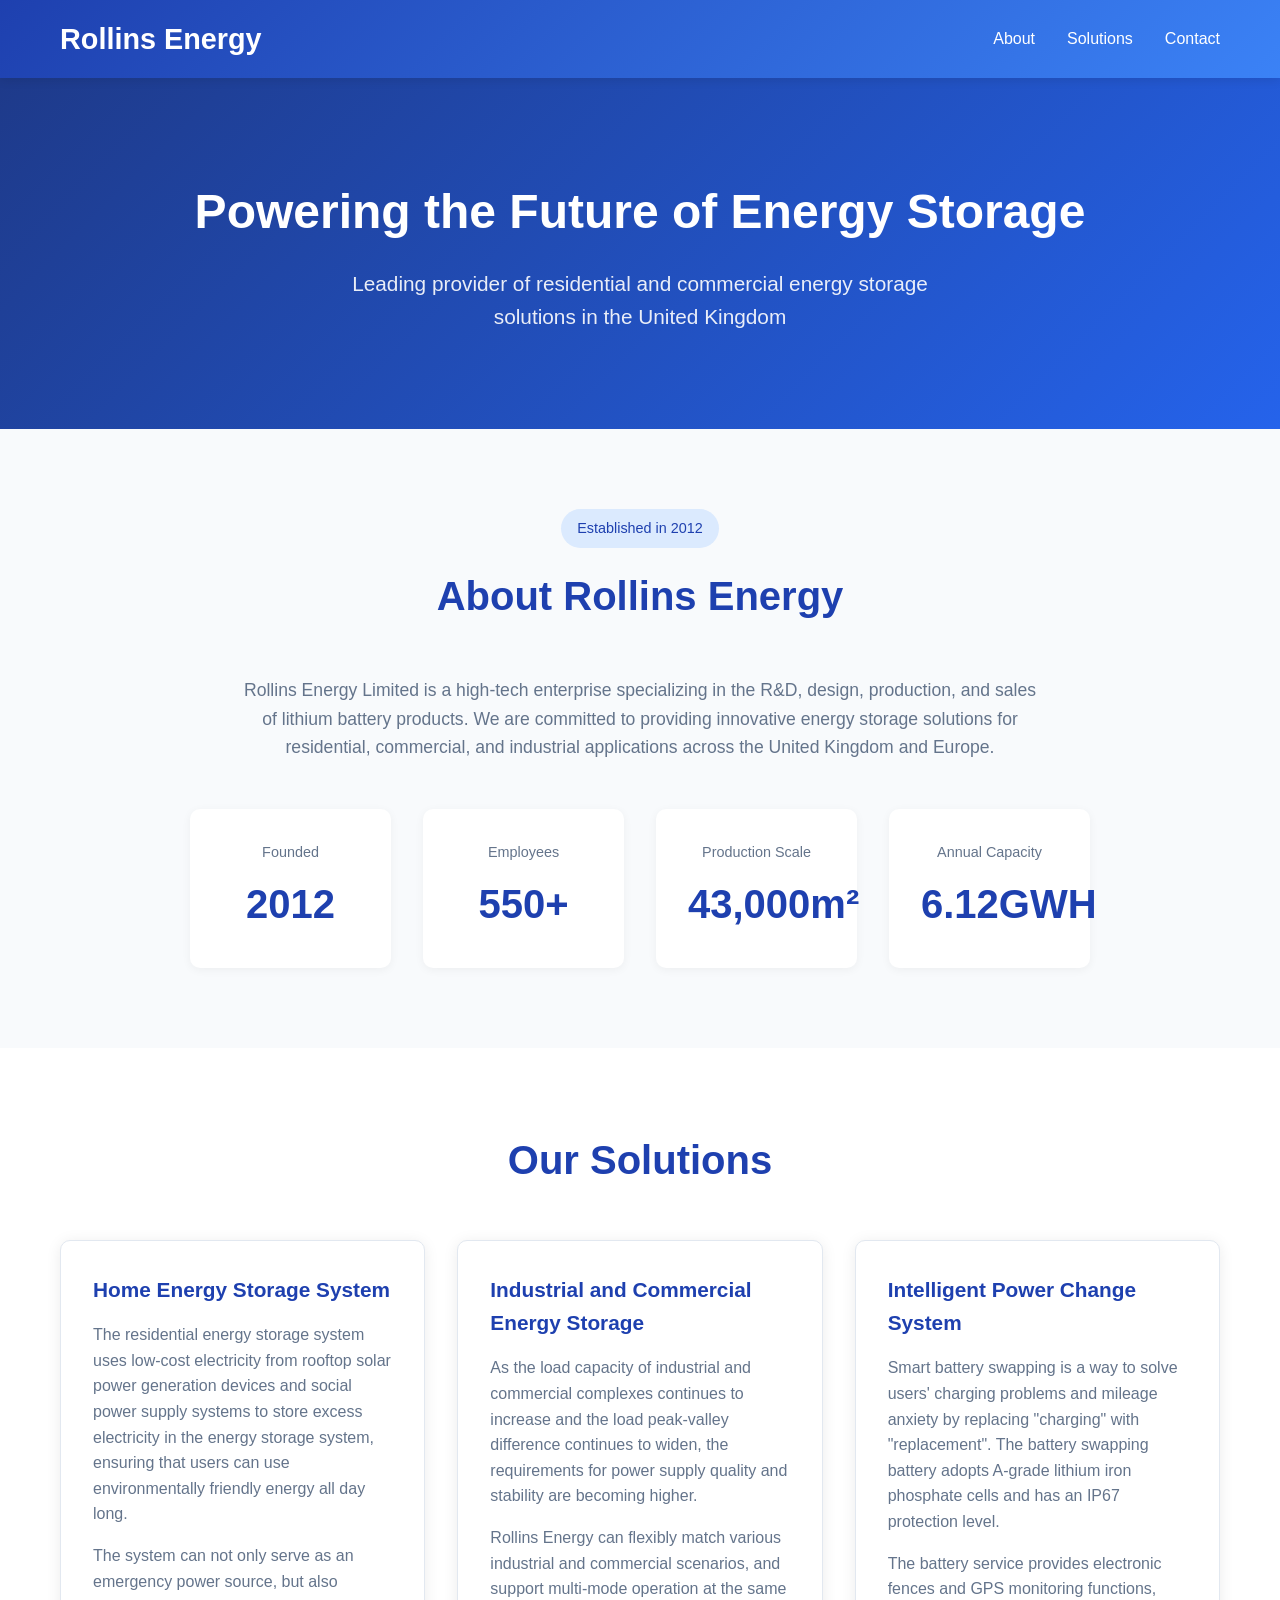
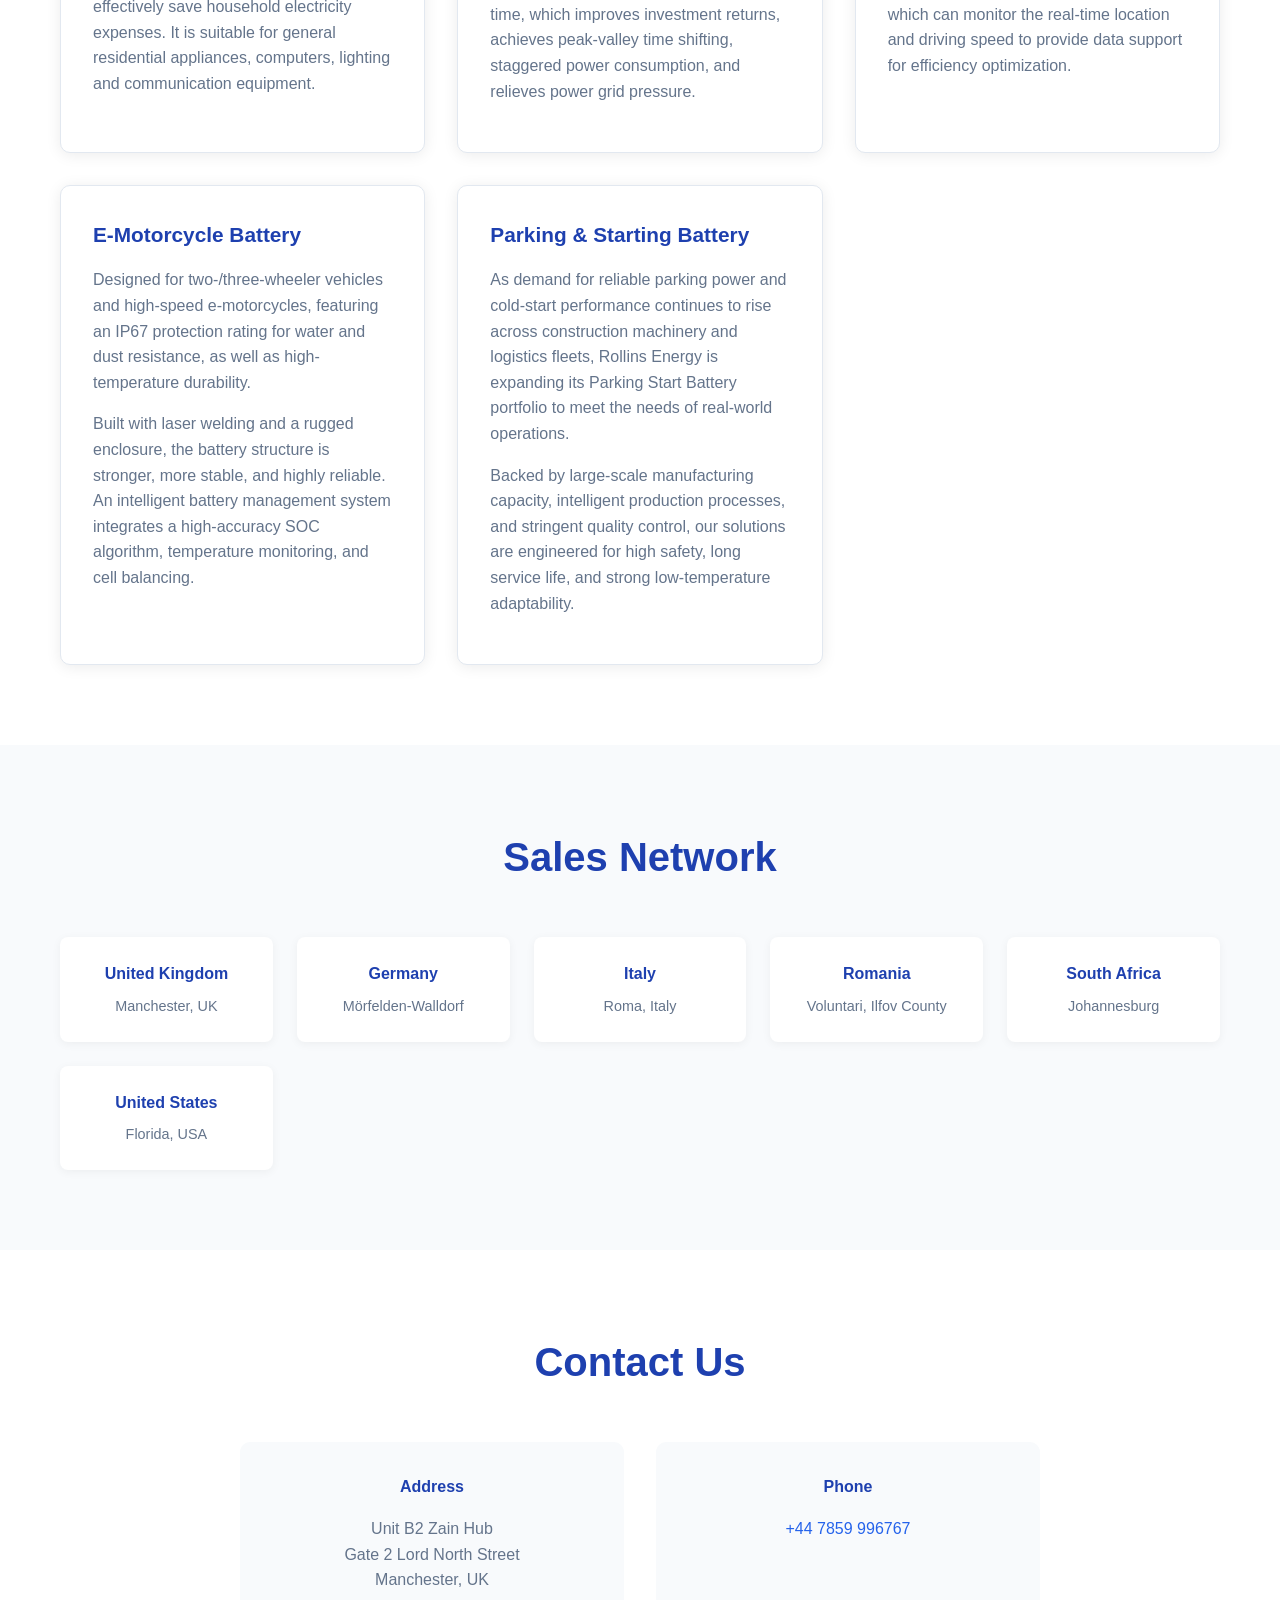
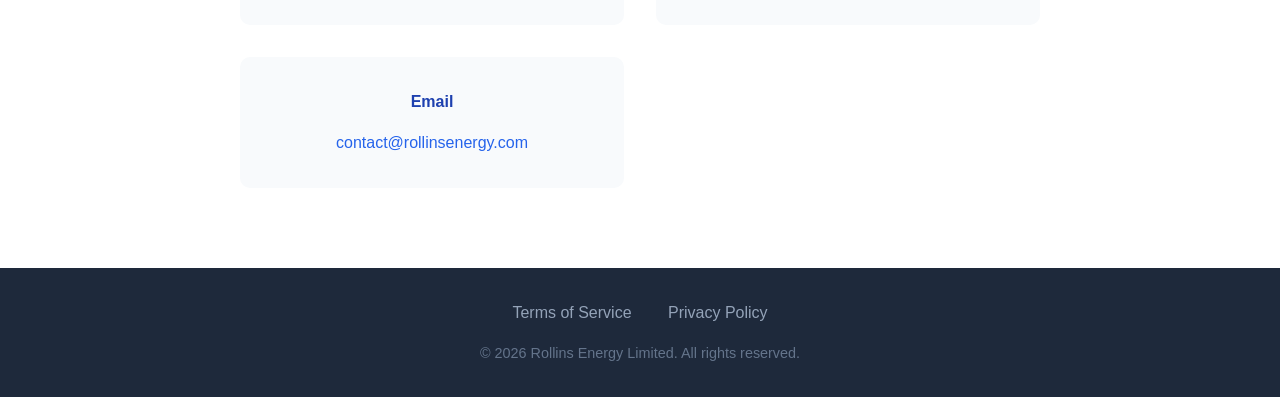
<file: index.html>
<!DOCTYPE html>
<html lang="en">
<head>
    <meta charset="UTF-8">
    <meta name="viewport" content="width=device-width, initial-scale=1.0">
    <title>Residential Energy Storage System | Solar Energy System | Home Energy Storage System - Rollins Energy Limited</title>
    <meta name="description" content="Rollins Energy Limited - Leading provider of residential and commercial energy storage solutions in the UK">
    <link rel="stylesheet" href="assets/css/style.css">
</head>
<body>
    <!-- Header -->
    <header class="header">
        <div class="container">
            <div class="logo">
                <h1>Rollins Energy</h1>
            </div>
            <nav class="nav">
                <ul>
                    <li><a href="#about">About</a></li>
                    <li><a href="#solutions">Solutions</a></li>
                    <li><a href="#contact">Contact</a></li>
                </ul>
            </nav>
        </div>
    </header>

    <!-- Hero Section -->
    <section class="hero">
        <div class="container">
            <h2>Powering the Future of Energy Storage</h2>
            <p>Leading provider of residential and commercial energy storage solutions in the United Kingdom</p>
        </div>
    </section>

    <!-- About Section -->
    <section id="about" class="about">
        <div class="container">
            <div class="section-header">
                <span class="subtitle">Established in 2012</span>
                <h2>About Rollins Energy</h2>
            </div>
            <p class="about-text">
                Rollins Energy Limited is a high-tech enterprise specializing in the R&D, design, production, and sales of lithium battery products. We are committed to providing innovative energy storage solutions for residential, commercial, and industrial applications across the United Kingdom and Europe.
            </p>
            <div class="stats-grid">
                <div class="stat-item">
                    <span class="stat-label">Founded</span>
                    <span class="stat-value">2012</span>
                </div>
                <div class="stat-item">
                    <span class="stat-label">Employees</span>
                    <span class="stat-value">550+</span>
                </div>
                <div class="stat-item">
                    <span class="stat-label">Production Scale</span>
                    <span class="stat-value">43,000m²</span>
                </div>
                <div class="stat-item">
                    <span class="stat-label">Annual Capacity</span>
                    <span class="stat-value">6.12GWH</span>
                </div>
            </div>
        </div>
    </section>

    <!-- Solutions Section -->
    <section id="solutions" class="solutions">
        <div class="container">
            <div class="section-header">
                <h2>Our Solutions</h2>
            </div>
            <div class="solutions-grid">
                <!-- Solution 1 -->
                <div class="solution-card">
                    <h3>Home Energy Storage System</h3>
                    <p>The residential energy storage system uses low-cost electricity from rooftop solar power generation devices and social power supply systems to store excess electricity in the energy storage system, ensuring that users can use environmentally friendly energy all day long.</p>
                    <p>The system can not only serve as an emergency power source, but also effectively save household electricity expenses. It is suitable for general residential appliances, computers, lighting and communication equipment.</p>
                </div>

                <!-- Solution 2 -->
                <div class="solution-card">
                    <h3>Industrial and Commercial Energy Storage</h3>
                    <p>As the load capacity of industrial and commercial complexes continues to increase and the load peak-valley difference continues to widen, the requirements for power supply quality and stability are becoming higher.</p>
                    <p>Rollins Energy can flexibly match various industrial and commercial scenarios, and support multi-mode operation at the same time, which improves investment returns, achieves peak-valley time shifting, staggered power consumption, and relieves power grid pressure.</p>
                </div>

                <!-- Solution 3 -->
                <div class="solution-card">
                    <h3>Intelligent Power Change System</h3>
                    <p>Smart battery swapping is a way to solve users' charging problems and mileage anxiety by replacing "charging" with "replacement". The battery swapping battery adopts A-grade lithium iron phosphate cells and has an IP67 protection level.</p>
                    <p>The battery service provides electronic fences and GPS monitoring functions, which can monitor the real-time location and driving speed to provide data support for efficiency optimization.</p>
                </div>

                <!-- Solution 4 -->
                <div class="solution-card">
                    <h3>E-Motorcycle Battery</h3>
                    <p>Designed for two-/three-wheeler vehicles and high-speed e-motorcycles, featuring an IP67 protection rating for water and dust resistance, as well as high-temperature durability.</p>
                    <p>Built with laser welding and a rugged enclosure, the battery structure is stronger, more stable, and highly reliable. An intelligent battery management system integrates a high-accuracy SOC algorithm, temperature monitoring, and cell balancing.</p>
                </div>

                <!-- Solution 5 -->
                <div class="solution-card">
                    <h3>Parking & Starting Battery</h3>
                    <p>As demand for reliable parking power and cold-start performance continues to rise across construction machinery and logistics fleets, Rollins Energy is expanding its Parking Start Battery portfolio to meet the needs of real-world operations.</p>
                    <p>Backed by large-scale manufacturing capacity, intelligent production processes, and stringent quality control, our solutions are engineered for high safety, long service life, and strong low-temperature adaptability.</p>
                </div>
            </div>
        </div>
    </section>

    <!-- Sales Network Section -->
    <section class="network">
        <div class="container">
            <div class="section-header">
                <h2>Sales Network</h2>
            </div>
            <div class="network-grid">
                <div class="network-item">
                    <h4>United Kingdom</h4>
                    <p>Manchester, UK</p>
                </div>
                <div class="network-item">
                    <h4>Germany</h4>
                    <p>Mörfelden-Walldorf</p>
                </div>
                <div class="network-item">
                    <h4>Italy</h4>
                    <p>Roma, Italy</p>
                </div>
                <div class="network-item">
                    <h4>Romania</h4>
                    <p>Voluntari, Ilfov County</p>
                </div>
                <div class="network-item">
                    <h4>South Africa</h4>
                    <p>Johannesburg</p>
                </div>
                <div class="network-item">
                    <h4>United States</h4>
                    <p>Florida, USA</p>
                </div>
            </div>
        </div>
    </section>

    <!-- Contact Section -->
    <section id="contact" class="contact">
        <div class="container">
            <div class="section-header">
                <h2>Contact Us</h2>
            </div>
            <div class="contact-info">
                <div class="contact-item">
                    <h4>Address</h4>
                    <p>Unit B2 Zain Hub<br>Gate 2 Lord North Street<br>Manchester, UK</p>
                </div>
                <div class="contact-item">
                    <h4>Phone</h4>
                    <p><a href="tel:+447859996767">+44 7859 996767</a></p>
                </div>
                <div class="contact-item">
                    <h4>Email</h4>
                    <p><a href="mailto:contact@rollinsenergy.com">contact@rollinsenergy.com</a></p>
                </div>
            </div>
        </div>
    </section>

    <!-- Footer -->
    <footer class="footer">
        <div class="container">
            <div class="footer-links">
                <a href="terms">Terms of Service</a>
                <a href="privacy">Privacy Policy</a>
            </div>
            <p class="copyright">&copy; 2026 Rollins Energy Limited. All rights reserved.</p>
        </div>
    </footer>

    <script src="assets/js/main.js"></script>
</body>
</html>
</file>
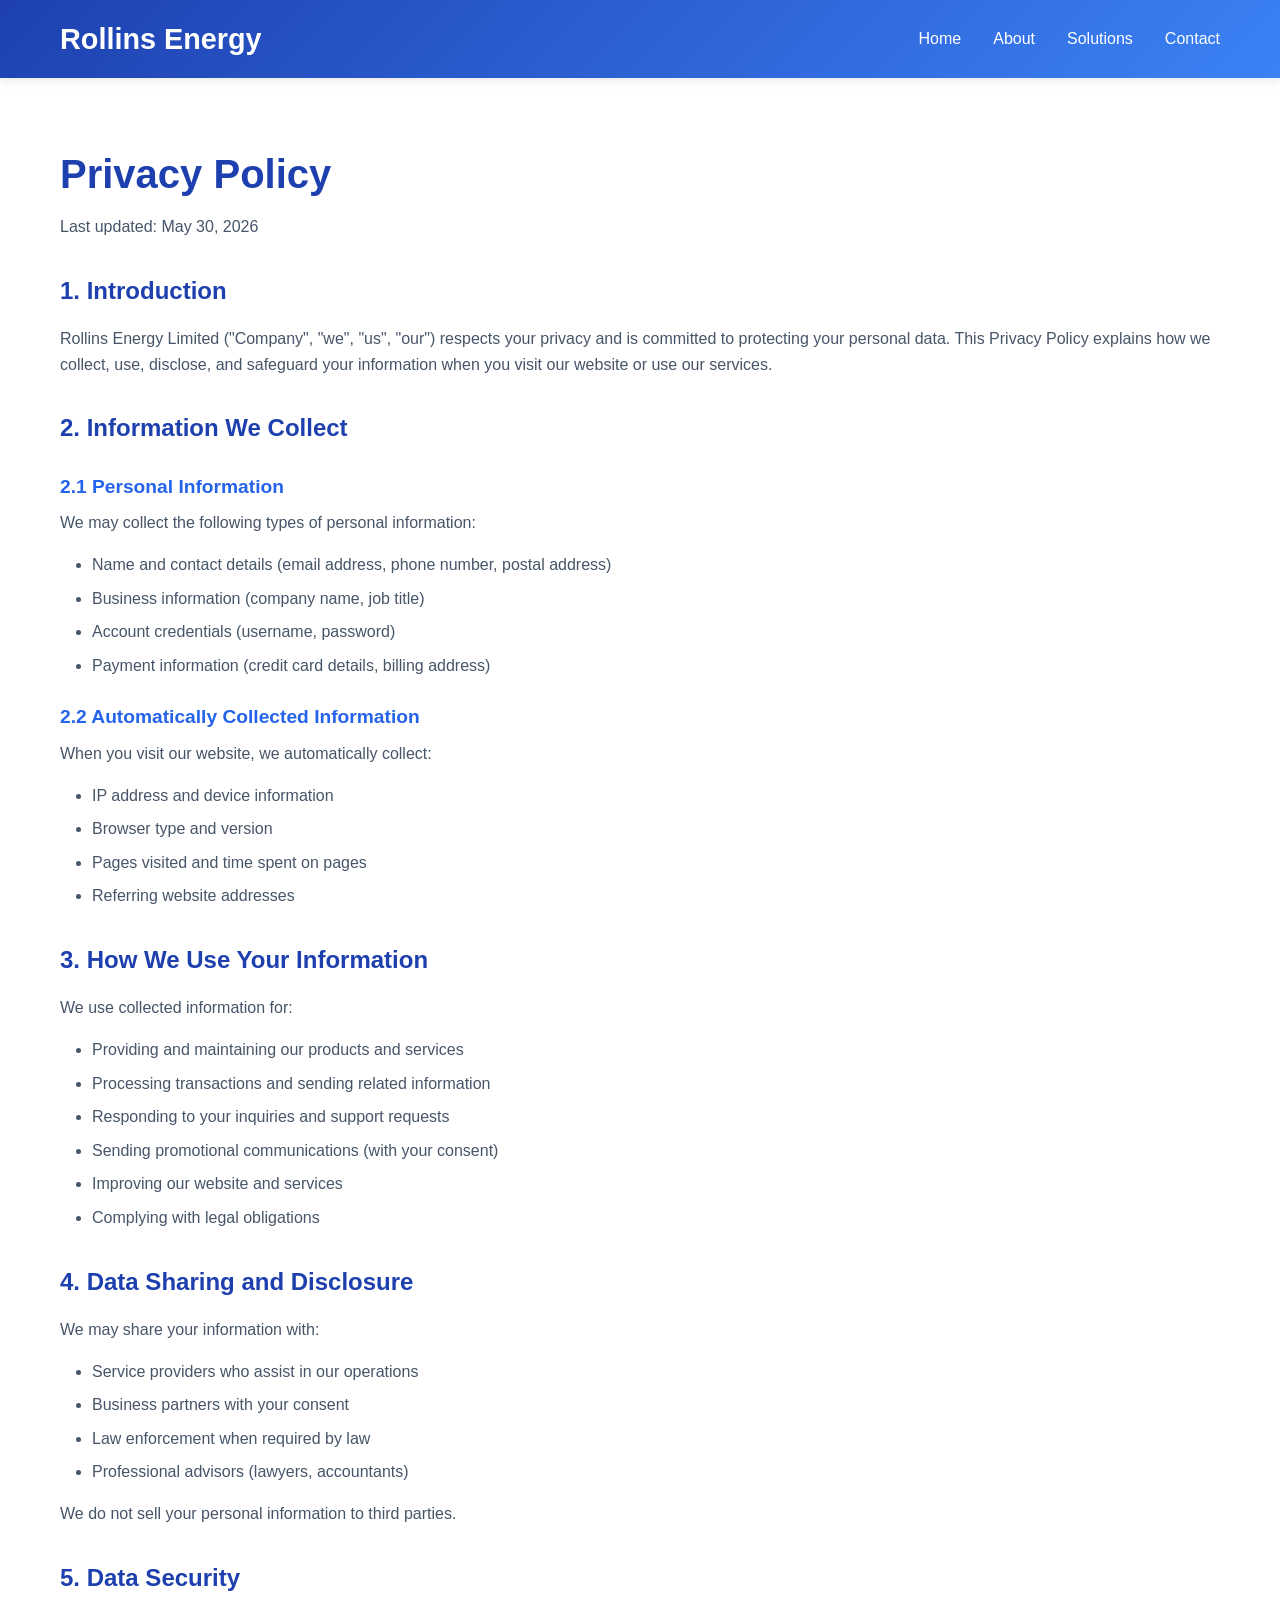
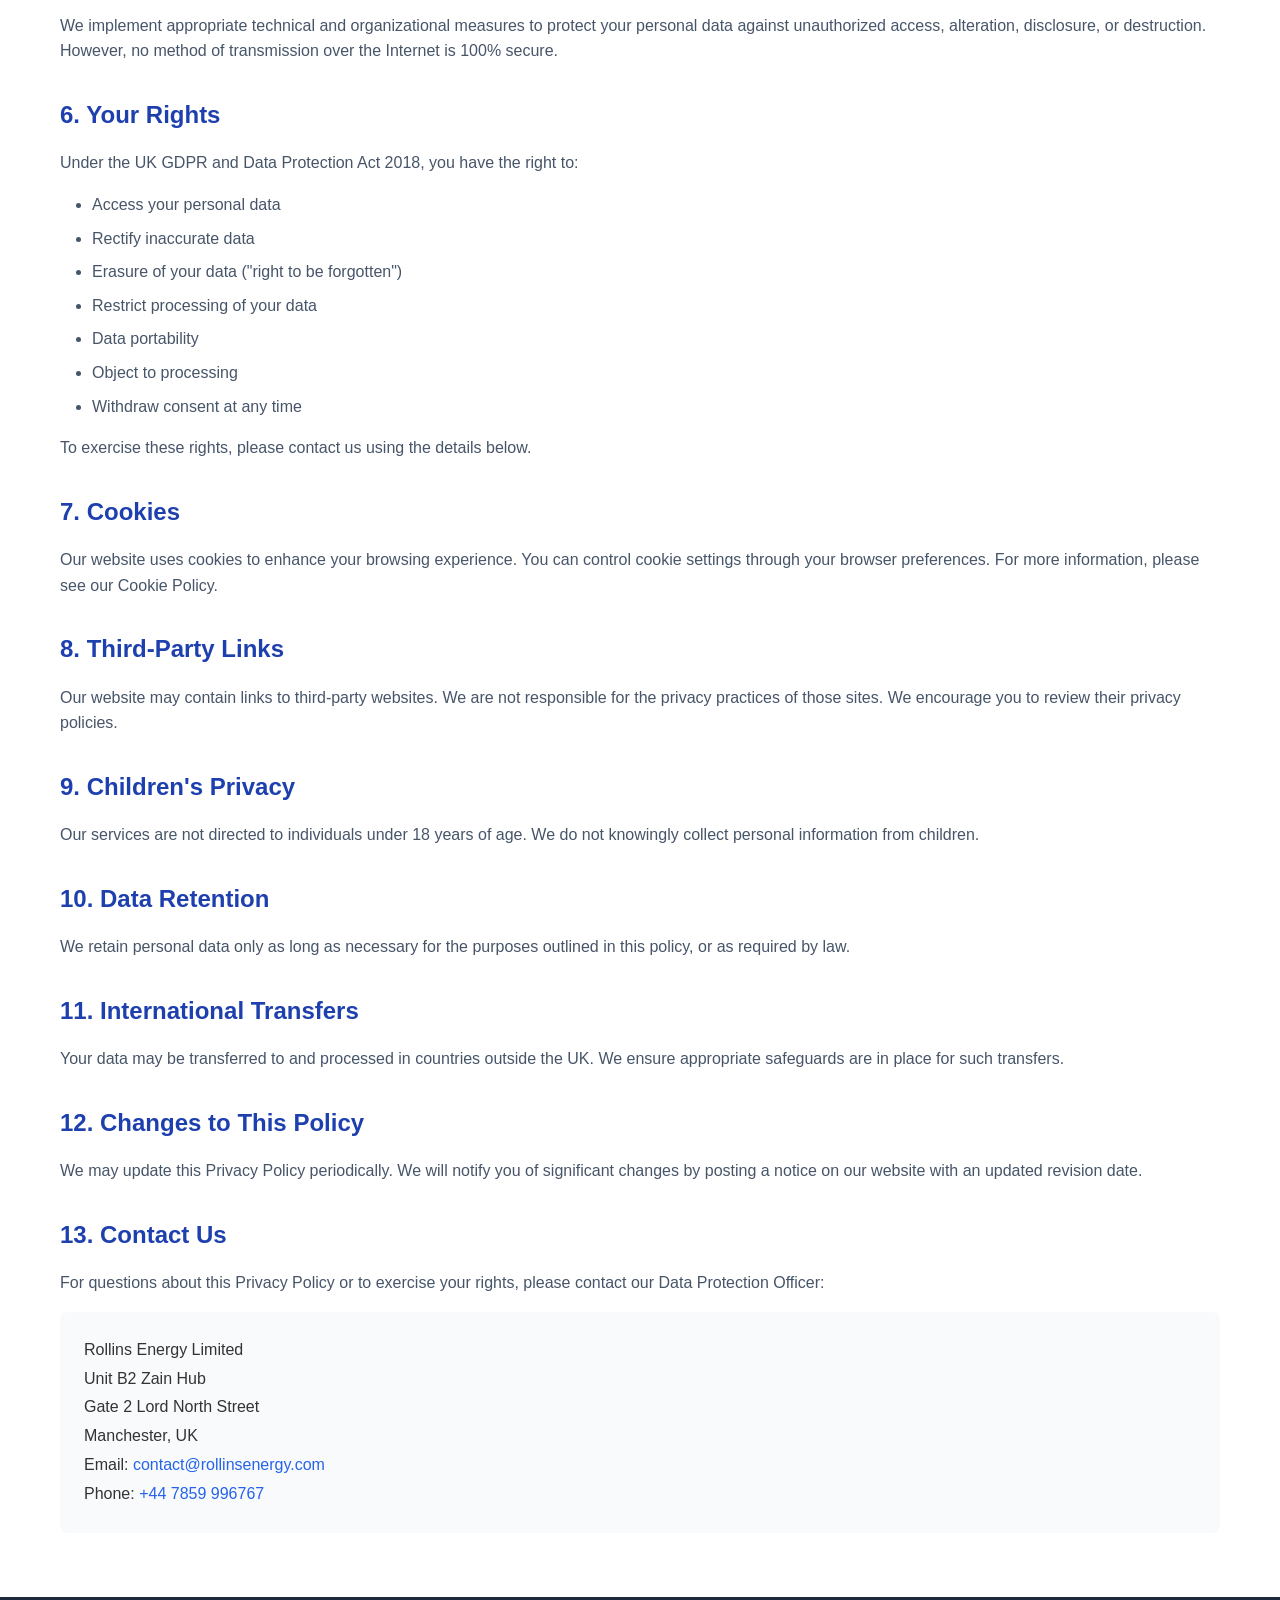
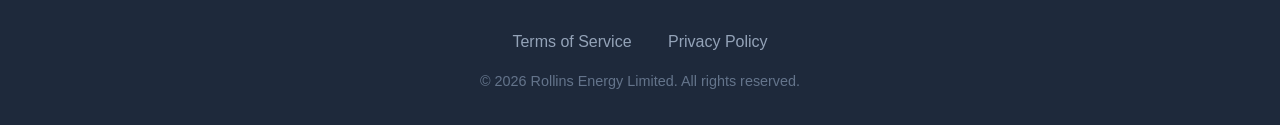
<file: privacy.html>
<!DOCTYPE html>
<html lang="en">
<head>
    <meta charset="UTF-8">
    <meta name="viewport" content="width=device-width, initial-scale=1.0">
    <title>Privacy Policy - Rollins Energy Limited</title>
    <meta name="description" content="Privacy Policy for Rollins Energy Limited">
    <link rel="stylesheet" href="assets/css/style.css">
</head>
<body>
    <!-- Header -->
    <header class="header">
        <div class="container">
            <div class="logo">
                <h1>Rollins Energy</h1>
            </div>
            <nav class="nav">
                <ul>
                    <li><a href="index">Home</a></li>
                    <li><a href="index#about">About</a></li>
                    <li><a href="index#solutions">Solutions</a></li>
                    <li><a href="index#contact">Contact</a></li>
                </ul>
            </nav>
        </div>
    </header>

    <!-- Privacy Content -->
    <section class="legal-content">
        <div class="container">
            <h1>Privacy Policy</h1>
            <p class="last-updated">Last updated: May 30, 2026</p>

            <h2>1. Introduction</h2>
            <p>Rollins Energy Limited ("Company", "we", "us", "our") respects your privacy and is committed to protecting your personal data. This Privacy Policy explains how we collect, use, disclose, and safeguard your information when you visit our website or use our services.</p>

            <h2>2. Information We Collect</h2>
            
            <h3>2.1 Personal Information</h3>
            <p>We may collect the following types of personal information:</p>
            <ul>
                <li>Name and contact details (email address, phone number, postal address)</li>
                <li>Business information (company name, job title)</li>
                <li>Account credentials (username, password)</li>
                <li>Payment information (credit card details, billing address)</li>
            </ul>

            <h3>2.2 Automatically Collected Information</h3>
            <p>When you visit our website, we automatically collect:</p>
            <ul>
                <li>IP address and device information</li>
                <li>Browser type and version</li>
                <li>Pages visited and time spent on pages</li>
                <li>Referring website addresses</li>
            </ul>

            <h2>3. How We Use Your Information</h2>
            <p>We use collected information for:</p>
            <ul>
                <li>Providing and maintaining our products and services</li>
                <li>Processing transactions and sending related information</li>
                <li>Responding to your inquiries and support requests</li>
                <li>Sending promotional communications (with your consent)</li>
                <li>Improving our website and services</li>
                <li>Complying with legal obligations</li>
            </ul>

            <h2>4. Data Sharing and Disclosure</h2>
            <p>We may share your information with:</p>
            <ul>
                <li>Service providers who assist in our operations</li>
                <li>Business partners with your consent</li>
                <li>Law enforcement when required by law</li>
                <li>Professional advisors (lawyers, accountants)</li>
            </ul>
            <p>We do not sell your personal information to third parties.</p>

            <h2>5. Data Security</h2>
            <p>We implement appropriate technical and organizational measures to protect your personal data against unauthorized access, alteration, disclosure, or destruction. However, no method of transmission over the Internet is 100% secure.</p>

            <h2>6. Your Rights</h2>
            <p>Under the UK GDPR and Data Protection Act 2018, you have the right to:</p>
            <ul>
                <li>Access your personal data</li>
                <li>Rectify inaccurate data</li>
                <li>Erasure of your data ("right to be forgotten")</li>
                <li>Restrict processing of your data</li>
                <li>Data portability</li>
                <li>Object to processing</li>
                <li>Withdraw consent at any time</li>
            </ul>
            <p>To exercise these rights, please contact us using the details below.</p>

            <h2>7. Cookies</h2>
            <p>Our website uses cookies to enhance your browsing experience. You can control cookie settings through your browser preferences. For more information, please see our Cookie Policy.</p>

            <h2>8. Third-Party Links</h2>
            <p>Our website may contain links to third-party websites. We are not responsible for the privacy practices of those sites. We encourage you to review their privacy policies.</p>

            <h2>9. Children's Privacy</h2>
            <p>Our services are not directed to individuals under 18 years of age. We do not knowingly collect personal information from children.</p>

            <h2>10. Data Retention</h2>
            <p>We retain personal data only as long as necessary for the purposes outlined in this policy, or as required by law.</p>

            <h2>11. International Transfers</h2>
            <p>Your data may be transferred to and processed in countries outside the UK. We ensure appropriate safeguards are in place for such transfers.</p>

            <h2>12. Changes to This Policy</h2>
            <p>We may update this Privacy Policy periodically. We will notify you of significant changes by posting a notice on our website with an updated revision date.</p>

            <h2>13. Contact Us</h2>
            <p>For questions about this Privacy Policy or to exercise your rights, please contact our Data Protection Officer:</p>
            <address>
                Rollins Energy Limited<br>
                Unit B2 Zain Hub<br>
                Gate 2 Lord North Street<br>
                Manchester, UK<br>
                Email: <a href="mailto:contact@rollinsenergy.com">contact@rollinsenergy.com</a><br>
                Phone: <a href="tel:+447859996767">+44 7859 996767</a>
            </address>
        </div>
    </section>

    <!-- Footer -->
    <footer class="footer">
        <div class="container">
            <div class="footer-links">
                <a href="terms">Terms of Service</a>
                <a href="privacy">Privacy Policy</a>
            </div>
            <p class="copyright">&copy; 2026 Rollins Energy Limited. All rights reserved.</p>
        </div>
    </footer>
</body>
</html>
</file>
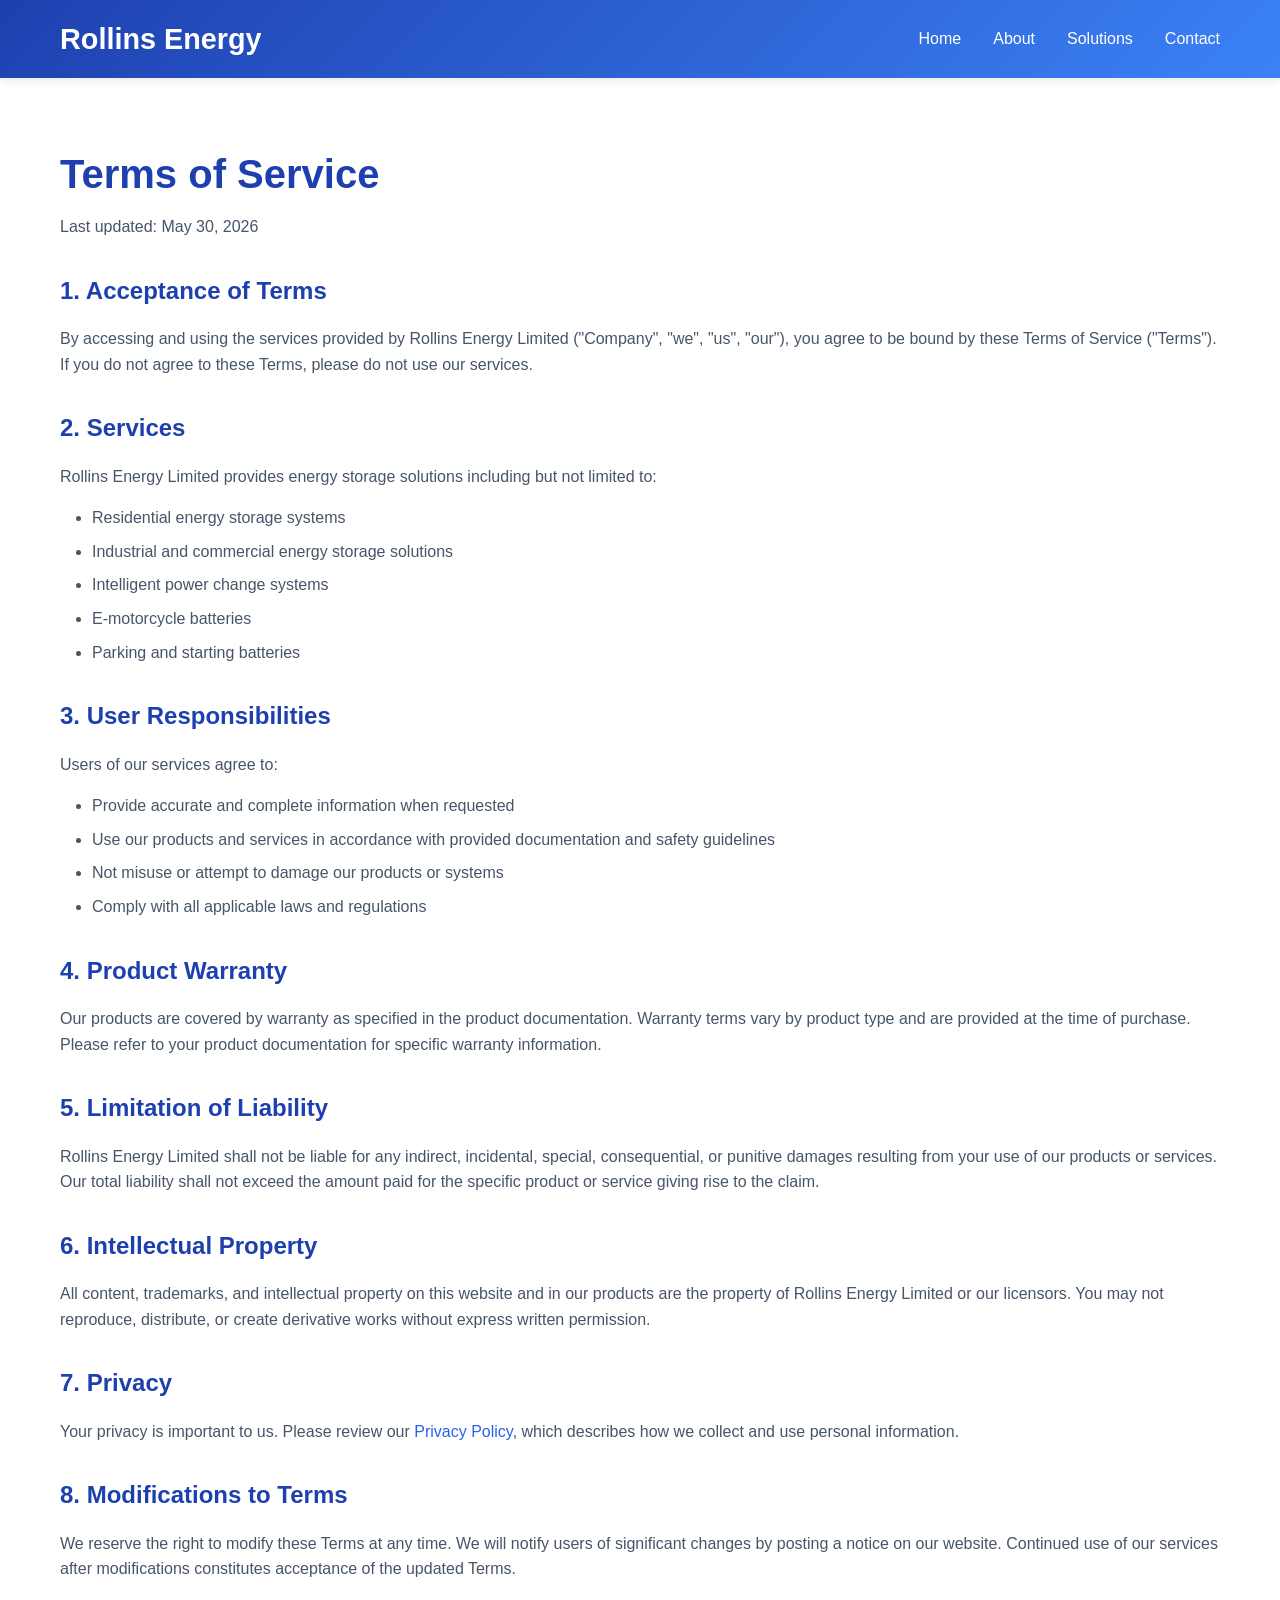
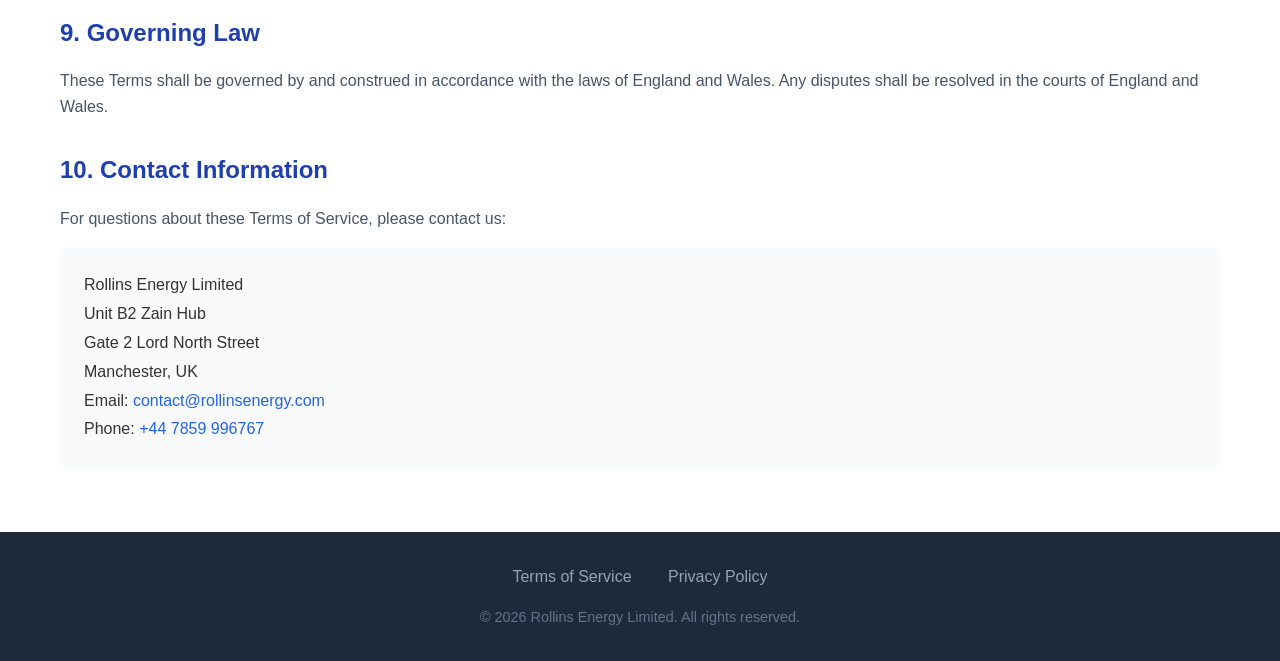
<file: terms.html>
<!DOCTYPE html>
<html lang="en">
<head>
    <meta charset="UTF-8">
    <meta name="viewport" content="width=device-width, initial-scale=1.0">
    <title>Terms of Service - Rollins Energy Limited</title>
    <meta name="description" content="Terms of Service for Rollins Energy Limited">
    <link rel="stylesheet" href="assets/css/style.css">
</head>
<body>
    <!-- Header -->
    <header class="header">
        <div class="container">
            <div class="logo">
                <h1>Rollins Energy</h1>
            </div>
            <nav class="nav">
                <ul>
                    <li><a href="index">Home</a></li>
                    <li><a href="index#about">About</a></li>
                    <li><a href="index#solutions">Solutions</a></li>
                    <li><a href="index#contact">Contact</a></li>
                </ul>
            </nav>
        </div>
    </header>

    <!-- Terms Content -->
    <section class="legal-content">
        <div class="container">
            <h1>Terms of Service</h1>
            <p class="last-updated">Last updated: May 30, 2026</p>

            <h2>1. Acceptance of Terms</h2>
            <p>By accessing and using the services provided by Rollins Energy Limited ("Company", "we", "us", "our"), you agree to be bound by these Terms of Service ("Terms"). If you do not agree to these Terms, please do not use our services.</p>

            <h2>2. Services</h2>
            <p>Rollins Energy Limited provides energy storage solutions including but not limited to:</p>
            <ul>
                <li>Residential energy storage systems</li>
                <li>Industrial and commercial energy storage solutions</li>
                <li>Intelligent power change systems</li>
                <li>E-motorcycle batteries</li>
                <li>Parking and starting batteries</li>
            </ul>

            <h2>3. User Responsibilities</h2>
            <p>Users of our services agree to:</p>
            <ul>
                <li>Provide accurate and complete information when requested</li>
                <li>Use our products and services in accordance with provided documentation and safety guidelines</li>
                <li>Not misuse or attempt to damage our products or systems</li>
                <li>Comply with all applicable laws and regulations</li>
            </ul>

            <h2>4. Product Warranty</h2>
            <p>Our products are covered by warranty as specified in the product documentation. Warranty terms vary by product type and are provided at the time of purchase. Please refer to your product documentation for specific warranty information.</p>

            <h2>5. Limitation of Liability</h2>
            <p>Rollins Energy Limited shall not be liable for any indirect, incidental, special, consequential, or punitive damages resulting from your use of our products or services. Our total liability shall not exceed the amount paid for the specific product or service giving rise to the claim.</p>

            <h2>6. Intellectual Property</h2>
            <p>All content, trademarks, and intellectual property on this website and in our products are the property of Rollins Energy Limited or our licensors. You may not reproduce, distribute, or create derivative works without express written permission.</p>

            <h2>7. Privacy</h2>
            <p>Your privacy is important to us. Please review our <a href="privacy">Privacy Policy</a>, which describes how we collect and use personal information.</p>

            <h2>8. Modifications to Terms</h2>
            <p>We reserve the right to modify these Terms at any time. We will notify users of significant changes by posting a notice on our website. Continued use of our services after modifications constitutes acceptance of the updated Terms.</p>

            <h2>9. Governing Law</h2>
            <p>These Terms shall be governed by and construed in accordance with the laws of England and Wales. Any disputes shall be resolved in the courts of England and Wales.</p>

            <h2>10. Contact Information</h2>
            <p>For questions about these Terms of Service, please contact us:</p>
            <address>
                Rollins Energy Limited<br>
                Unit B2 Zain Hub<br>
                Gate 2 Lord North Street<br>
                Manchester, UK<br>
                Email: <a href="mailto:contact@rollinsenergy.com">contact@rollinsenergy.com</a><br>
                Phone: <a href="tel:+447859996767">+44 7859 996767</a>
            </address>
        </div>
    </section>

    <!-- Footer -->
    <footer class="footer">
        <div class="container">
            <div class="footer-links">
                <a href="terms">Terms of Service</a>
                <a href="privacy">Privacy Policy</a>
            </div>
            <p class="copyright">&copy; 2026 Rollins Energy Limited. All rights reserved.</p>
        </div>
    </footer>
</body>
</html>
</file>
<file: assets/css/style.css>
/* Reset and Base Styles */
* {
    margin: 0;
    padding: 0;
    box-sizing: border-box;
}

body {
    font-family: -apple-system, BlinkMacSystemFont, 'Segoe UI', Roboto, Oxygen, Ubuntu, Cantarell, sans-serif;
    line-height: 1.6;
    color: #333;
    background-color: #fff;
}

.container {
    max-width: 1200px;
    margin: 0 auto;
    padding: 0 20px;
}

a {
    color: #2563eb;
    text-decoration: none;
    transition: color 0.3s;
}

a:hover {
    color: #1d4ed8;
}

/* Header */
.header {
    background: linear-gradient(135deg, #1e40af 0%, #3b82f6 100%);
    color: white;
    padding: 1rem 0;
    position: sticky;
    top: 0;
    z-index: 100;
    box-shadow: 0 2px 10px rgba(0,0,0,0.1);
}

.header .container {
    display: flex;
    justify-content: space-between;
    align-items: center;
}

.logo h1 {
    font-size: 1.8rem;
    font-weight: 700;
}

.nav ul {
    display: flex;
    list-style: none;
    gap: 2rem;
}

.nav a {
    color: white;
    font-weight: 500;
}

.nav a:hover {
    color: #bfdbfe;
}

/* Hero Section */
.hero {
    background: linear-gradient(135deg, #1e3a8a 0%, #2563eb 100%);
    color: white;
    padding: 6rem 0;
    text-align: center;
}

.hero h2 {
    font-size: 3rem;
    margin-bottom: 1rem;
    font-weight: 700;
}

.hero p {
    font-size: 1.3rem;
    opacity: 0.9;
    max-width: 600px;
    margin: 0 auto;
}

/* Section Styles */
section {
    padding: 5rem 0;
}

.section-header {
    text-align: center;
    margin-bottom: 3rem;
}

.section-header h2 {
    font-size: 2.5rem;
    color: #1e40af;
    margin-bottom: 0.5rem;
}

.subtitle {
    display: inline-block;
    background: #dbeafe;
    color: #1e40af;
    padding: 0.5rem 1rem;
    border-radius: 20px;
    font-size: 0.9rem;
    margin-bottom: 1rem;
}

/* About Section */
.about {
    background: #f8fafc;
}

.about-text {
    font-size: 1.1rem;
    max-width: 800px;
    margin: 0 auto 3rem;
    text-align: center;
    color: #64748b;
}

.stats-grid {
    display: grid;
    grid-template-columns: repeat(auto-fit, minmax(200px, 1fr));
    gap: 2rem;
    max-width: 900px;
    margin: 0 auto;
}

.stat-item {
    text-align: center;
    padding: 2rem;
    background: white;
    border-radius: 10px;
    box-shadow: 0 2px 10px rgba(0,0,0,0.05);
}

.stat-label {
    display: block;
    color: #64748b;
    font-size: 0.9rem;
    margin-bottom: 0.5rem;
}

.stat-value {
    display: block;
    font-size: 2.5rem;
    font-weight: 700;
    color: #1e40af;
}

/* Solutions Section */
.solutions-grid {
    display: grid;
    grid-template-columns: repeat(auto-fit, minmax(300px, 1fr));
    gap: 2rem;
}

.solution-card {
    background: white;
    padding: 2rem;
    border-radius: 10px;
    box-shadow: 0 2px 15px rgba(0,0,0,0.08);
    transition: transform 0.3s, box-shadow 0.3s;
    border: 1px solid #e2e8f0;
}

.solution-card:hover {
    transform: translateY(-5px);
    box-shadow: 0 5px 25px rgba(0,0,0,0.12);
}

.solution-card h3 {
    color: #1e40af;
    margin-bottom: 1rem;
    font-size: 1.3rem;
}

.solution-card p {
    color: #64748b;
    margin-bottom: 1rem;
}

/* Network Section */
.network {
    background: #f8fafc;
}

.network-grid {
    display: grid;
    grid-template-columns: repeat(auto-fit, minmax(200px, 1fr));
    gap: 1.5rem;
}

.network-item {
    background: white;
    padding: 1.5rem;
    border-radius: 8px;
    text-align: center;
    box-shadow: 0 2px 10px rgba(0,0,0,0.05);
}

.network-item h4 {
    color: #1e40af;
    margin-bottom: 0.5rem;
}

.network-item p {
    color: #64748b;
    font-size: 0.9rem;
}

/* Contact Section */
.contact-info {
    display: grid;
    grid-template-columns: repeat(auto-fit, minmax(250px, 1fr));
    gap: 2rem;
    max-width: 800px;
    margin: 0 auto;
}

.contact-item {
    text-align: center;
    padding: 2rem;
    background: #f8fafc;
    border-radius: 10px;
}

.contact-item h4 {
    color: #1e40af;
    margin-bottom: 1rem;
}

.contact-item p {
    color: #64748b;
}

/* Legal Content Pages */
.legal-content {
    padding: 4rem 0;
}

.legal-content h1 {
    color: #1e40af;
    font-size: 2.5rem;
    margin-bottom: 0.5rem;
}

.last-updated {
    color: #64748b;
    margin-bottom: 3rem;
}

.legal-content h2 {
    color: #1e40af;
    margin: 2rem 0 1rem;
    font-size: 1.5rem;
}

.legal-content h3 {
    color: #2563eb;
    margin: 1.5rem 0 0.5rem;
    font-size: 1.2rem;
}

.legal-content p {
    margin-bottom: 1rem;
    color: #475569;
}

.legal-content ul {
    margin: 1rem 0 1rem 2rem;
    color: #475569;
}

.legal-content li {
    margin-bottom: 0.5rem;
}

.legal-content address {
    background: #f8fafc;
    padding: 1.5rem;
    border-radius: 8px;
    margin-top: 1rem;
    font-style: normal;
    line-height: 1.8;
}

/* Footer */
.footer {
    background: #1e293b;
    color: white;
    padding: 2rem 0;
    text-align: center;
}

.footer-links {
    margin-bottom: 1rem;
}

.footer-links a {
    color: #94a3b8;
    margin: 0 1rem;
}

.footer-links a:hover {
    color: white;
}

.copyright {
    color: #64748b;
    font-size: 0.9rem;
}

/* Responsive Design */
@media (max-width: 768px) {
    .header .container {
        flex-direction: column;
        gap: 1rem;
    }

    .nav ul {
        gap: 1rem;
    }

    .hero h2 {
        font-size: 2rem;
    }

    .hero p {
        font-size: 1rem;
    }

    .section-header h2 {
        font-size: 2rem;
    }

    .stats-grid {
        grid-template-columns: repeat(2, 1fr);
    }

    .solutions-grid {
        grid-template-columns: 1fr;
    }
}
</file>
